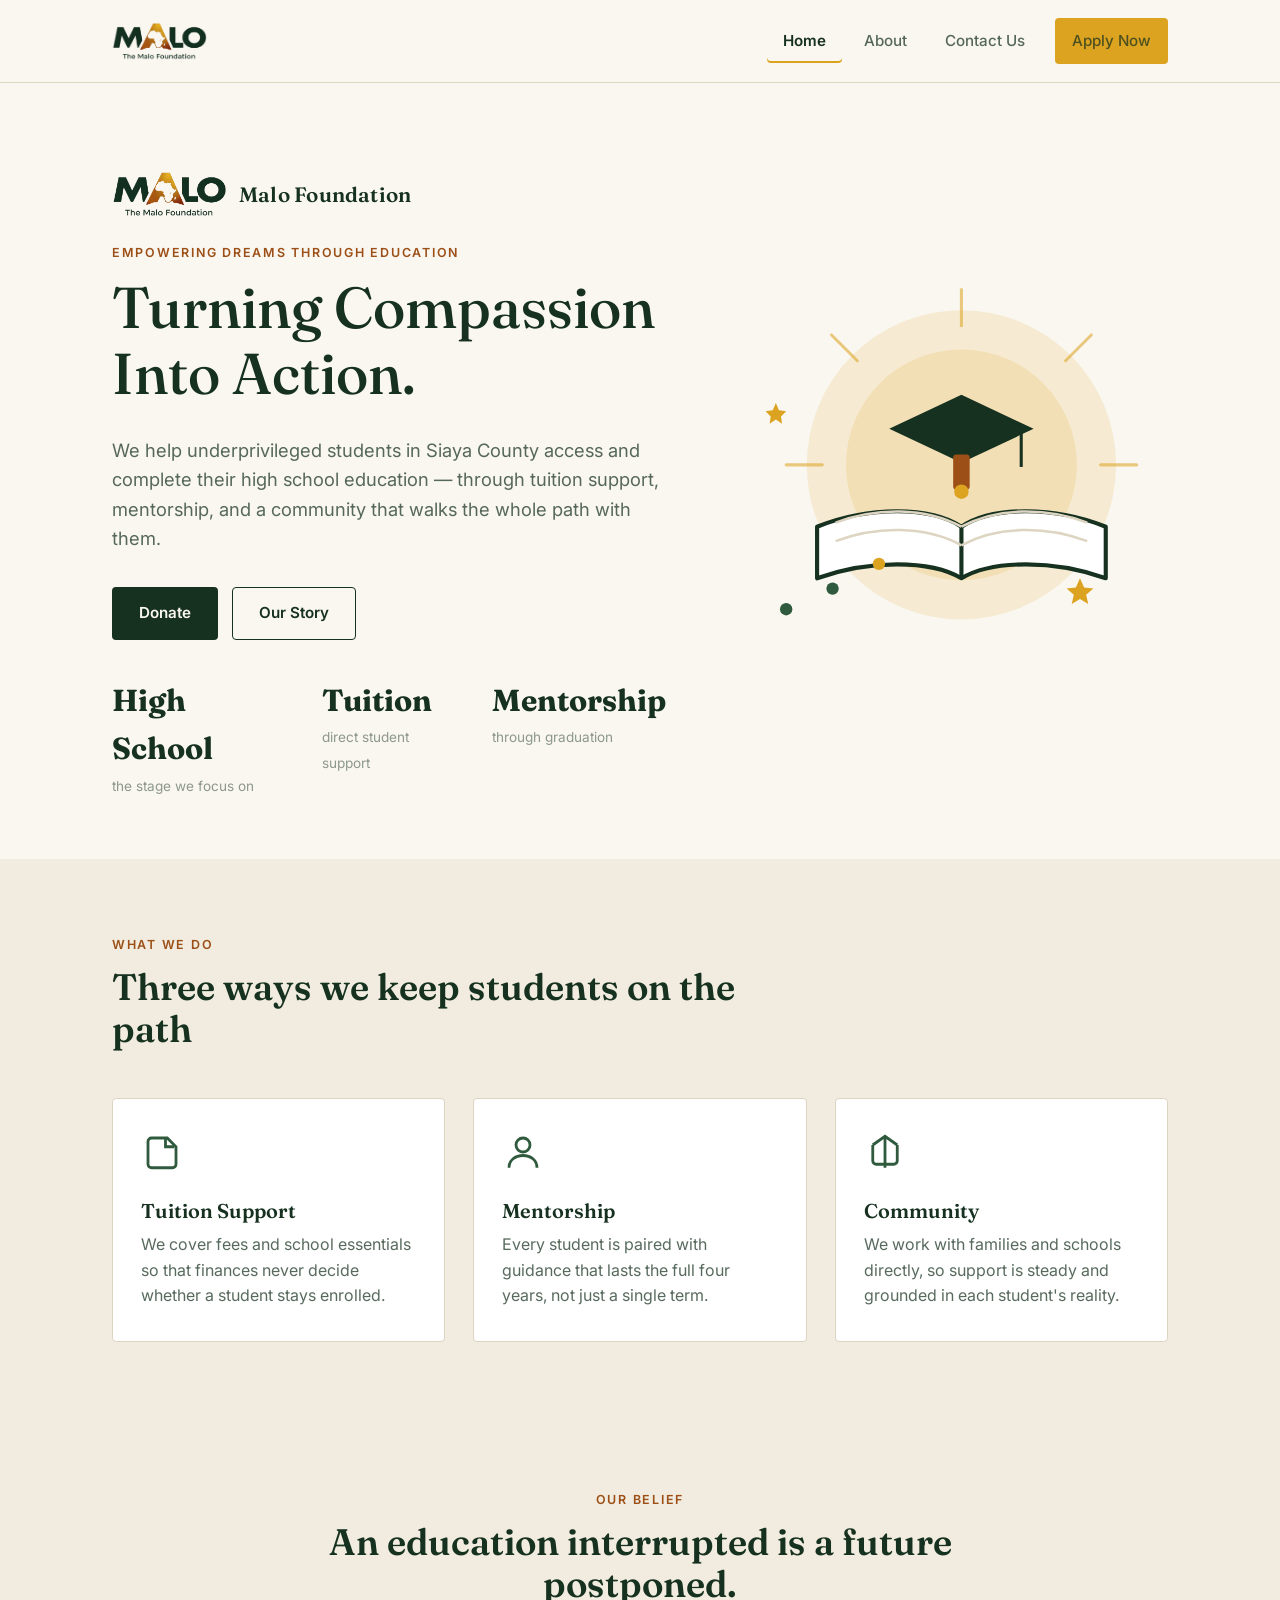
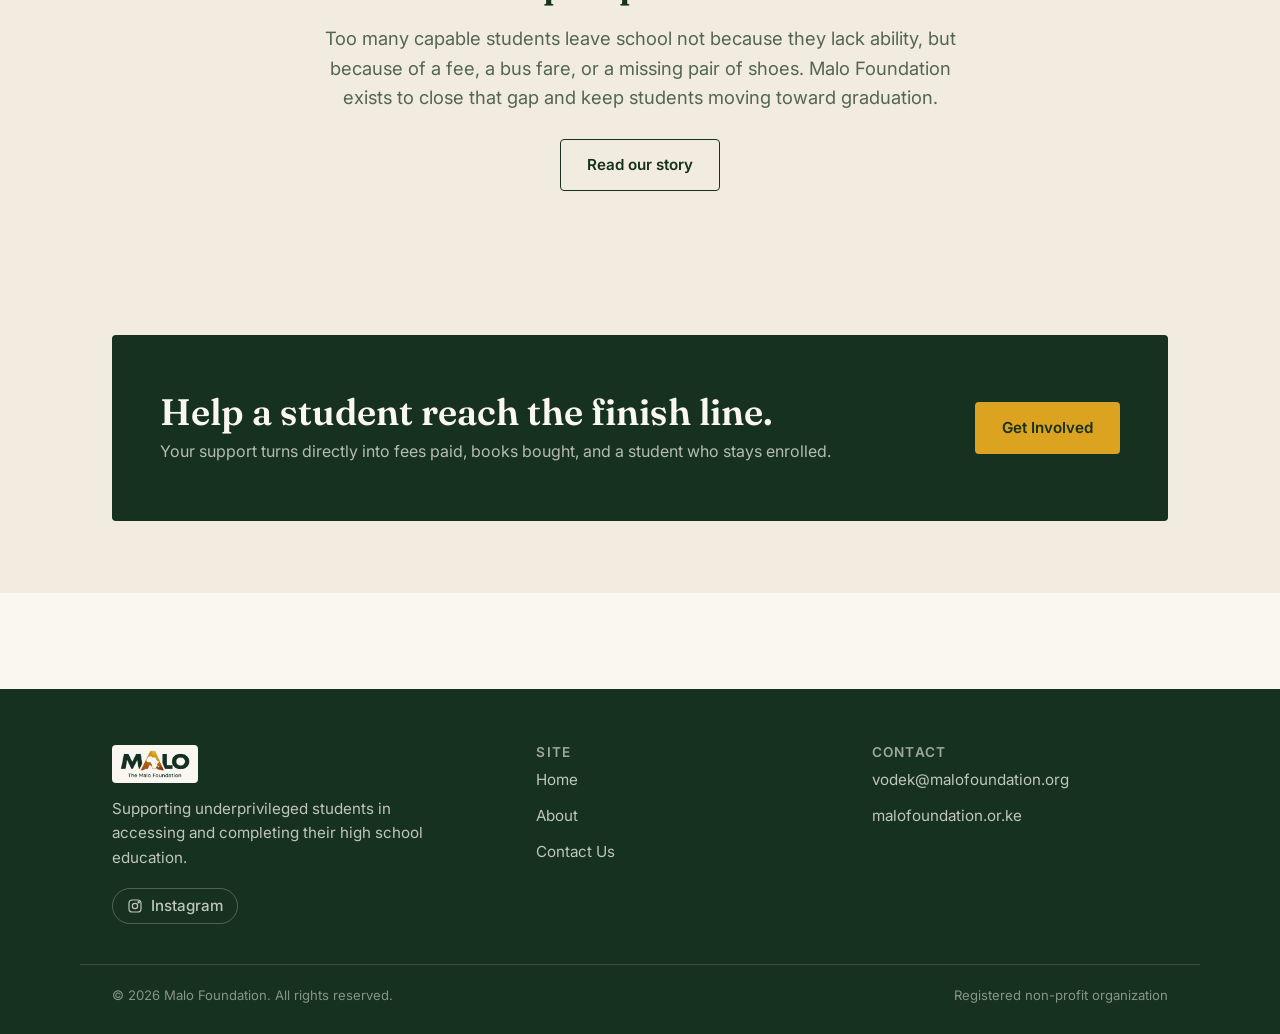
<file: index.html>
<!DOCTYPE html>
<html lang="en">
<head>
<meta charset="UTF-8">
<meta name="viewport" content="width=device-width, initial-scale=1.0">
<title>Malo Foundation — Turning Compassion Into Action</title>
<meta name="description" content="Malo Foundation empowers underprivileged students in Siaya County to access and complete their high school education.">
<link rel="canonical" href="https://malofoundation.or.ke/">
<link rel="preconnect" href="https://fonts.googleapis.com">
<link href="https://fonts.googleapis.com/css2?family=Fraunces:wght@500;600&family=Inter:wght@400;500;600;700&display=swap" rel="stylesheet">
<link rel="icon" type="image/png" sizes="16x16" href="images/favicon-16x16.png">
<link rel="icon" type="image/png" sizes="32x32" href="images/favicon-32x32.png">
<link rel="icon" type="image/png" sizes="48x48" href="images/favicon-48x48.png">
<link rel="apple-touch-icon" sizes="180x180" href="images/apple-touch-icon.png">
<link rel="icon" href="favicon.ico">
<link rel="manifest" href="site.webmanifest">
<link rel="stylesheet" href="styles.css">
</head>
<body>

<header class="site">
  <nav class="nav">
    <a href="index.html" class="brand"><img src="images/logo-full.png" alt="Malo Foundation" class="logo"></a>
    <button class="nav-toggle" aria-label="Toggle menu" aria-expanded="false">
      <span></span><span></span><span></span>
    </button>
    <div class="nav-links">
      <a href="index.html" class="active">Home</a>
      <a href="about.html">About</a>
      <a href="contact.html">Contact Us</a>
      <a href="https://docs.google.com/forms/d/e/1FAIpQLScvFQBksfwYYxupk70utj_v2szdmaSGz6vDlqKPyLweWMRjPA/viewform" target="_blank" rel="noopener" class="btn btn-gold nav-cta">Apply Now</a>
    </div>
  </nav>
</header>

<main>
  <section class="hero">
    <div class="wrap">
      <div class="hero-copy">
        <div class="hero-brand">
          <img src="images/logo-full.png" alt="Malo Foundation logo" class="hero-logo">
          <span class="hero-brand-name">Malo Foundation</span>
        </div>
        <span class="eyebrow">Empowering Dreams Through Education</span>
        <h1>Turning Compassion Into Action.</h1>
        <p class="lede">We help underprivileged students in Siaya County access and complete their high school education — through tuition support, mentorship, and a community that walks the whole path with them.</p>
        <div class="hero-actions">
          <a href="contact.html" class="btn btn-primary">Donate</a>
          <a href="about.html" class="btn btn-ghost">Our Story</a>
        </div>
        <div class="stats">
          <div class="stat"><b>High School</b><span>the stage we focus on</span></div>
          <div class="stat"><b>Tuition</b><span>direct student support</span></div>
          <div class="stat"><b>Mentorship</b><span>through graduation</span></div>
        </div>
      </div>

      <svg class="hero-art" viewBox="0 0 440 420" xmlns="http://www.w3.org/2000/svg" aria-hidden="true">
        <circle cx="240" cy="190" r="150" fill="var(--gold)" opacity="0.14"/>
        <circle cx="240" cy="190" r="112" fill="var(--gold)" opacity="0.16"/>
        <g class="rays" stroke="var(--gold)" stroke-width="3" stroke-linecap="round" opacity="0.55">
          <line x1="240" y1="55" x2="240" y2="20"/>
          <line x1="341" y1="89" x2="366" y2="64"/>
          <line x1="139" y1="89" x2="114" y2="64"/>
          <line x1="375" y1="190" x2="410" y2="190"/>
          <line x1="105" y1="190" x2="70" y2="190"/>
        </g>

        <!-- open book -->
        <path d="M100 250 C 150 230, 210 230, 240 250 C 270 230, 330 230, 380 250 L380 300 C 330 282, 270 282, 240 300 C 210 282, 150 282, 100 300 Z"
              fill="var(--white)" stroke="var(--ink)" stroke-width="4" stroke-linejoin="round"/>
        <path d="M240 250 L240 300" stroke="var(--ink)" stroke-width="4"/>
        <path d="M118 246 C 158 231, 205 231, 240 250" fill="none" stroke="var(--line)" stroke-width="2.5"/>
        <path d="M362 246 C 322 231, 275 231, 240 250" fill="none" stroke="var(--line)" stroke-width="2.5"/>
        <path d="M118 264 C 158 249, 205 249, 240 268" fill="none" stroke="var(--line)" stroke-width="2.5"/>
        <path d="M362 264 C 322 249, 275 249, 240 268" fill="none" stroke="var(--line)" stroke-width="2.5"/>

        <!-- graduation cap -->
        <g transform="translate(240,150)">
          <path d="M-70 5 L0 -28 L70 5 L0 38 Z" fill="var(--ink)"/>
          <path d="M-70 5 L0 38 L70 5" fill="none" stroke="var(--ink)" stroke-width="0"/>
          <rect x="-8" y="30" width="16" height="34" rx="3" fill="var(--gold-dark)"/>
          <circle cx="0" cy="66" r="7" fill="var(--gold)"/>
          <line x1="58" y1="9" x2="58" y2="42" stroke="var(--ink)" stroke-width="3"/>
        </g>

        <!-- rising dots (progress / aspiration) -->
        <circle cx="70" cy="330" r="6" fill="var(--leaf)"/>
        <circle cx="115" cy="310" r="6" fill="var(--leaf)"/>
        <circle cx="160" cy="286" r="6" fill="var(--gold)"/>

        <!-- small stars -->
        <path d="M355 300 l4 9 9 1 -7 6 2 9 -8 -5 -8 5 2 -9 -7 -6 9 -1z" fill="var(--gold)"/>
        <path d="M60 130 l3 7 7 1 -5 5 1 7 -6 -4 -6 4 1 -7 -5 -5 7 -1z" fill="var(--gold)"/>
      </svg>
    </div>
  </section>

  <section class="section-alt">
    <div class="wrap">
      <div class="section-head">
        <span class="eyebrow">What We Do</span>
        <h2>Three ways we keep students on the path</h2>
      </div>
      <div class="grid-3">
        <div class="card">
          <svg class="icon" viewBox="0 0 24 24" fill="none" stroke="currentColor" stroke-width="1.6"><path d="M4 19V6a2 2 0 0 1 2-2h9l5 5v10a2 2 0 0 1-2 2H6a2 2 0 0 1-2-2Z"/><path d="M14 4v5h5"/></svg>
          <h3>Tuition Support</h3>
          <p>We cover fees and school essentials so that finances never decide whether a student stays enrolled.</p>
        </div>
        <div class="card">
          <svg class="icon" viewBox="0 0 24 24" fill="none" stroke="currentColor" stroke-width="1.6"><circle cx="12" cy="8" r="4"/><path d="M4 21c0-4.4 3.6-7 8-7s8 2.6 8 7"/></svg>
          <h3>Mentorship</h3>
          <p>Every student is paired with guidance that lasts the full four years, not just a single term.</p>
        </div>
        <div class="card">
          <svg class="icon" viewBox="0 0 24 24" fill="none" stroke="currentColor" stroke-width="1.6"><path d="M12 3v18M5 8l7-5 7 5M5 8v9a2 2 0 0 0 2 2h10a2 2 0 0 0 2-2V8"/></svg>
          <h3>Community</h3>
          <p>We work with families and schools directly, so support is steady and grounded in each student's reality.</p>
        </div>
      </div>
    </div>
  </section>

  <section class="section-alt">
    <div class="wrap belief-block">
      <span class="eyebrow">Our Belief</span>
      <h2>An education interrupted is a future postponed.</h2>
      <p class="lede">Too many capable students leave school not because they lack ability, but because of a fee, a bus fare, or a missing pair of shoes. Malo Foundation exists to close that gap and keep students moving toward graduation.</p>
      <a href="about.html" class="btn btn-ghost">Read our story</a>
    </div>
  </section>

  <section class="section-alt">
    <div class="wrap">
      <div class="cta-band">
        <div>
          <h2>Help a student reach the finish line.</h2>
          <p>Your support turns directly into fees paid, books bought, and a student who stays enrolled.</p>
        </div>
        <a href="contact.html" class="btn btn-gold">Get Involved</a>
      </div>
    </div>
  </section>
</main>

<footer class="site">
  <div class="wrap">
    <div>
      <a href="index.html" class="brand on-dark"><img src="images/logo-full.png" alt="Malo Foundation" class="logo"></a>
      <p style="margin-top:14px; max-width:32ch;">Supporting underprivileged students in accessing and completing their high school education.</p>
      <div class="footer-social">
        <a href="https://www.instagram.com/themalofoundation/" target="_blank" rel="noopener" aria-label="Malo Foundation on Instagram" class="social-link">
          <svg width="16" height="16" viewBox="0 0 24 24" fill="none" stroke="currentColor" stroke-width="1.8"><rect x="3" y="3" width="18" height="18" rx="5"/><circle cx="12" cy="12" r="4"/><circle cx="17.5" cy="6.5" r="1"/></svg>
          <span>Instagram</span>
        </a>
      </div>
    </div>
    <div>
      <h4>Site</h4>
      <ul>
        <li><a href="index.html">Home</a></li>
        <li><a href="about.html">About</a></li>
        <li><a href="contact.html">Contact Us</a></li>
      </ul>
    </div>
    <div>
      <h4>Contact</h4>
      <ul>
        <li><a href="mailto:vodek@malofoundation.org">vodek@malofoundation.org</a></li>
        <li><a href="https://malofoundation.or.ke" target="_blank" rel="noopener">malofoundation.or.ke</a></li>
      </ul>
    </div>
  </div>
  <div class="footer-bottom">
    <span>© 2026 Malo Foundation. All rights reserved.</span>
    <span>Registered non-profit organization</span>
  </div>
</footer>

<script src="script.js"></script>
</body>
</html>
</file>
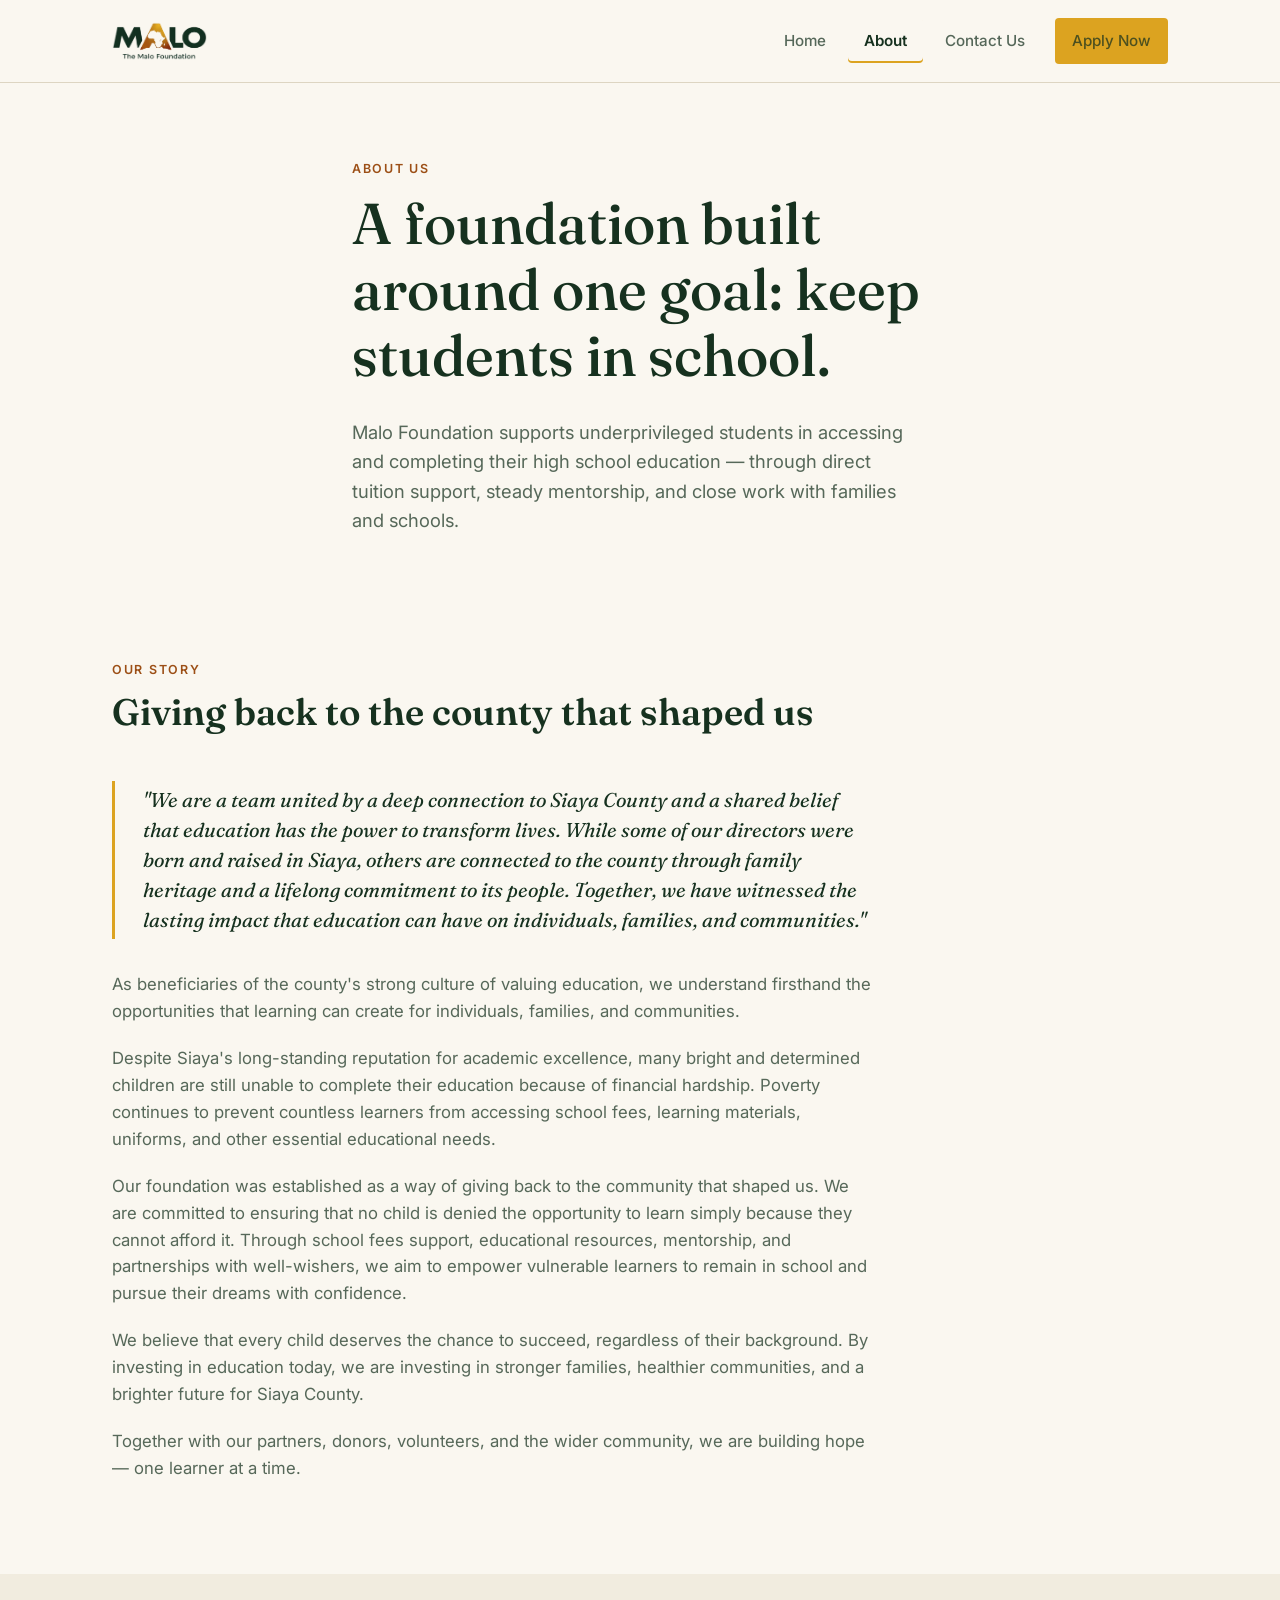
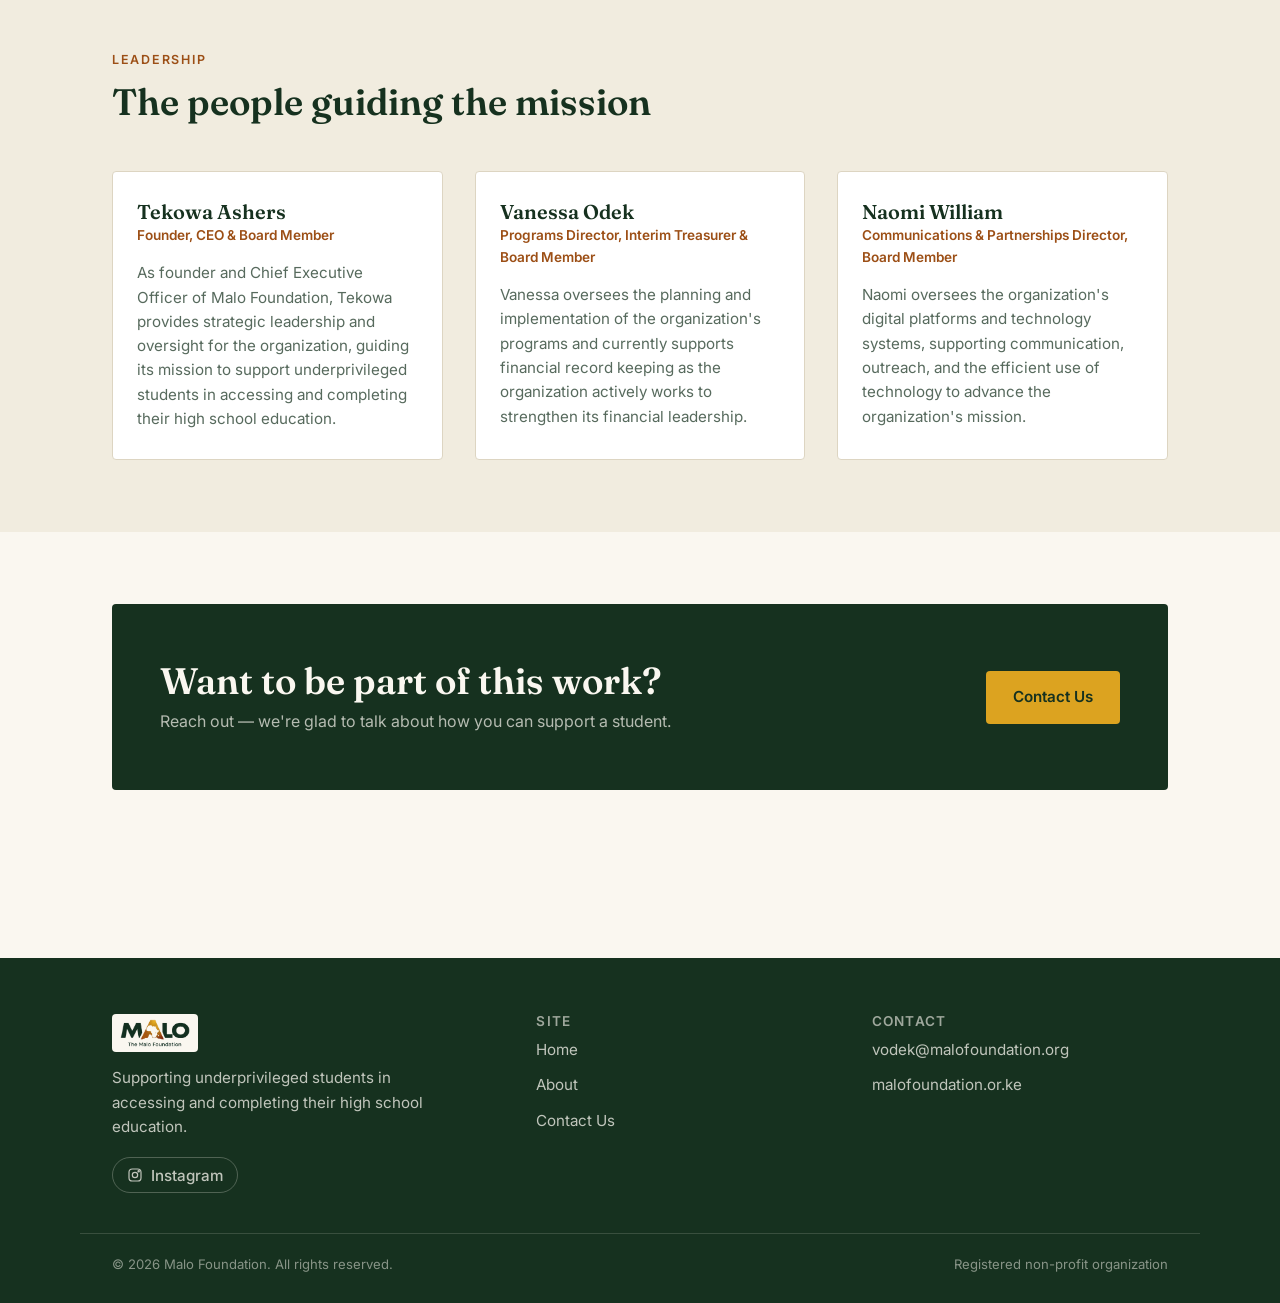
<file: about.html>
<!DOCTYPE html>
<html lang="en">
<head>
<meta charset="UTF-8">
<meta name="viewport" content="width=device-width, initial-scale=1.0">
<title>About Us — Malo Foundation</title>
<meta name="description" content="Learn about Malo Foundation's mission, story, and leadership team.">
<link rel="canonical" href="https://malofoundation.or.ke/about.html">
<link rel="preconnect" href="https://fonts.googleapis.com">
<link href="https://fonts.googleapis.com/css2?family=Fraunces:wght@500;600&family=Inter:wght@400;500;600;700&display=swap" rel="stylesheet">
<link rel="icon" type="image/png" sizes="16x16" href="images/favicon-16x16.png">
<link rel="icon" type="image/png" sizes="32x32" href="images/favicon-32x32.png">
<link rel="icon" type="image/png" sizes="48x48" href="images/favicon-48x48.png">
<link rel="apple-touch-icon" sizes="180x180" href="images/apple-touch-icon.png">
<link rel="icon" href="favicon.ico">
<link rel="manifest" href="site.webmanifest">
<link rel="stylesheet" href="styles.css">
</head>
<body>

<header class="site">
  <nav class="nav">
    <a href="index.html" class="brand"><img src="images/logo-full.png" alt="Malo Foundation" class="logo"></a>
    <button class="nav-toggle" aria-label="Toggle menu" aria-expanded="false">
      <span></span><span></span><span></span>
    </button>
    <div class="nav-links">
      <a href="index.html">Home</a>
      <a href="about.html" class="active">About</a>
      <a href="contact.html">Contact Us</a>
      <a href="https://docs.google.com/forms/d/e/1FAIpQLScvFQBksfwYYxupk70utj_v2szdmaSGz6vDlqKPyLweWMRjPA/viewform" target="_blank" rel="noopener" class="btn btn-gold nav-cta">Apply Now</a>
    </div>
  </nav>
</header>

<main>
  <section style="padding-bottom:0;">
    <div class="wrap section-head">
      <span class="eyebrow">About Us</span>
      <h1>A foundation built around one goal: keep students in school.</h1>
      <p class="lede">Malo Foundation supports underprivileged students in accessing and completing their high school education — through direct tuition support, steady mentorship, and close work with families and schools.</p>
    </div>
  </section>

  <section>
    <div class="wrap">
      <div class="section-head" style="max-width:800px;">
        <span class="eyebrow">Our Story</span>
        <h2>Giving back to the county that shaped us</h2>
      </div>
      <div class="story-text">
        <blockquote class="story-quote">"We are a team united by a deep connection to Siaya County and a shared belief that education has the power to transform lives. While some of our directors were born and raised in Siaya, others are connected to the county through family heritage and a lifelong commitment to its people. Together, we have witnessed the lasting impact that education can have on individuals, families, and communities."</blockquote>
        <p>As beneficiaries of the county's strong culture of valuing education, we understand firsthand the opportunities that learning can create for individuals, families, and communities.</p>
        <p>Despite Siaya's long-standing reputation for academic excellence, many bright and determined children are still unable to complete their education because of financial hardship. Poverty continues to prevent countless learners from accessing school fees, learning materials, uniforms, and other essential educational needs.</p>
        <p>Our foundation was established as a way of giving back to the community that shaped us. We are committed to ensuring that no child is denied the opportunity to learn simply because they cannot afford it. Through school fees support, educational resources, mentorship, and partnerships with well-wishers, we aim to empower vulnerable learners to remain in school and pursue their dreams with confidence.</p>
        <p>We believe that every child deserves the chance to succeed, regardless of their background. By investing in education today, we are investing in stronger families, healthier communities, and a brighter future for Siaya County.</p>
        <p>Together with our partners, donors, volunteers, and the wider community, we are building hope — one learner at a time.</p>
      </div>
    </div>
  </section>

  <section class="section-alt">
    <div class="wrap">
      <div class="section-head">
        <span class="eyebrow">Leadership</span>
        <h2>The people guiding the mission</h2>
      </div>

      <div class="leaders">
        <article class="leader">
          <div class="body">
            <h3>Tekowa Ashers</h3>
            <span class="role">Founder, CEO &amp; Board Member</span>
            <p>As founder and Chief Executive Officer of Malo Foundation, Tekowa provides strategic leadership and oversight for the organization, guiding its mission to support underprivileged students in accessing and completing their high school education.</p>
          </div>
        </article>

        <article class="leader">
          <div class="body">
            <h3>Vanessa Odek</h3>
            <span class="role">Programs Director, Interim Treasurer &amp; Board Member</span>
            <p>Vanessa oversees the planning and implementation of the organization's programs and currently supports financial record keeping as the organization actively works to strengthen its financial leadership.</p>
          </div>
        </article>

        <article class="leader">
          <div class="body">
            <h3>Naomi William</h3>
            <span class="role">Communications &amp; Partnerships Director, Board Member</span>
            <p>Naomi oversees the organization's digital platforms and technology systems, supporting communication, outreach, and the efficient use of technology to advance the organization's mission.</p>
          </div>
        </article>
      </div>
    </div>
  </section>

  <section>
    <div class="wrap">
      <div class="cta-band">
        <div>
          <h2>Want to be part of this work?</h2>
          <p>Reach out — we're glad to talk about how you can support a student.</p>
        </div>
        <a href="contact.html" class="btn btn-gold">Contact Us</a>
      </div>
    </div>
  </section>
</main>

<footer class="site">
  <div class="wrap">
    <div>
      <a href="index.html" class="brand on-dark"><img src="images/logo-full.png" alt="Malo Foundation" class="logo"></a>
      <p style="margin-top:14px; max-width:32ch;">Supporting underprivileged students in accessing and completing their high school education.</p>
      <div class="footer-social">
        <a href="https://www.instagram.com/themalofoundation/" target="_blank" rel="noopener" aria-label="Malo Foundation on Instagram" class="social-link">
          <svg width="16" height="16" viewBox="0 0 24 24" fill="none" stroke="currentColor" stroke-width="1.8"><rect x="3" y="3" width="18" height="18" rx="5"/><circle cx="12" cy="12" r="4"/><circle cx="17.5" cy="6.5" r="1"/></svg>
          <span>Instagram</span>
        </a>
      </div>
    </div>
    <div>
      <h4>Site</h4>
      <ul>
        <li><a href="index.html">Home</a></li>
        <li><a href="about.html">About</a></li>
        <li><a href="contact.html">Contact Us</a></li>
      </ul>
    </div>
    <div>
      <h4>Contact</h4>
      <ul>
        <li><a href="mailto:vodek@malofoundation.org">vodek@malofoundation.org</a></li>
        <li><a href="https://malofoundation.or.ke" target="_blank" rel="noopener">malofoundation.or.ke</a></li>
      </ul>
    </div>
  </div>
  <div class="footer-bottom">
    <span>© 2026 Malo Foundation. All rights reserved.</span>
    <span>Registered non-profit organization</span>
  </div>
</footer>

<script src="script.js"></script>
</body>
</html>
</file>
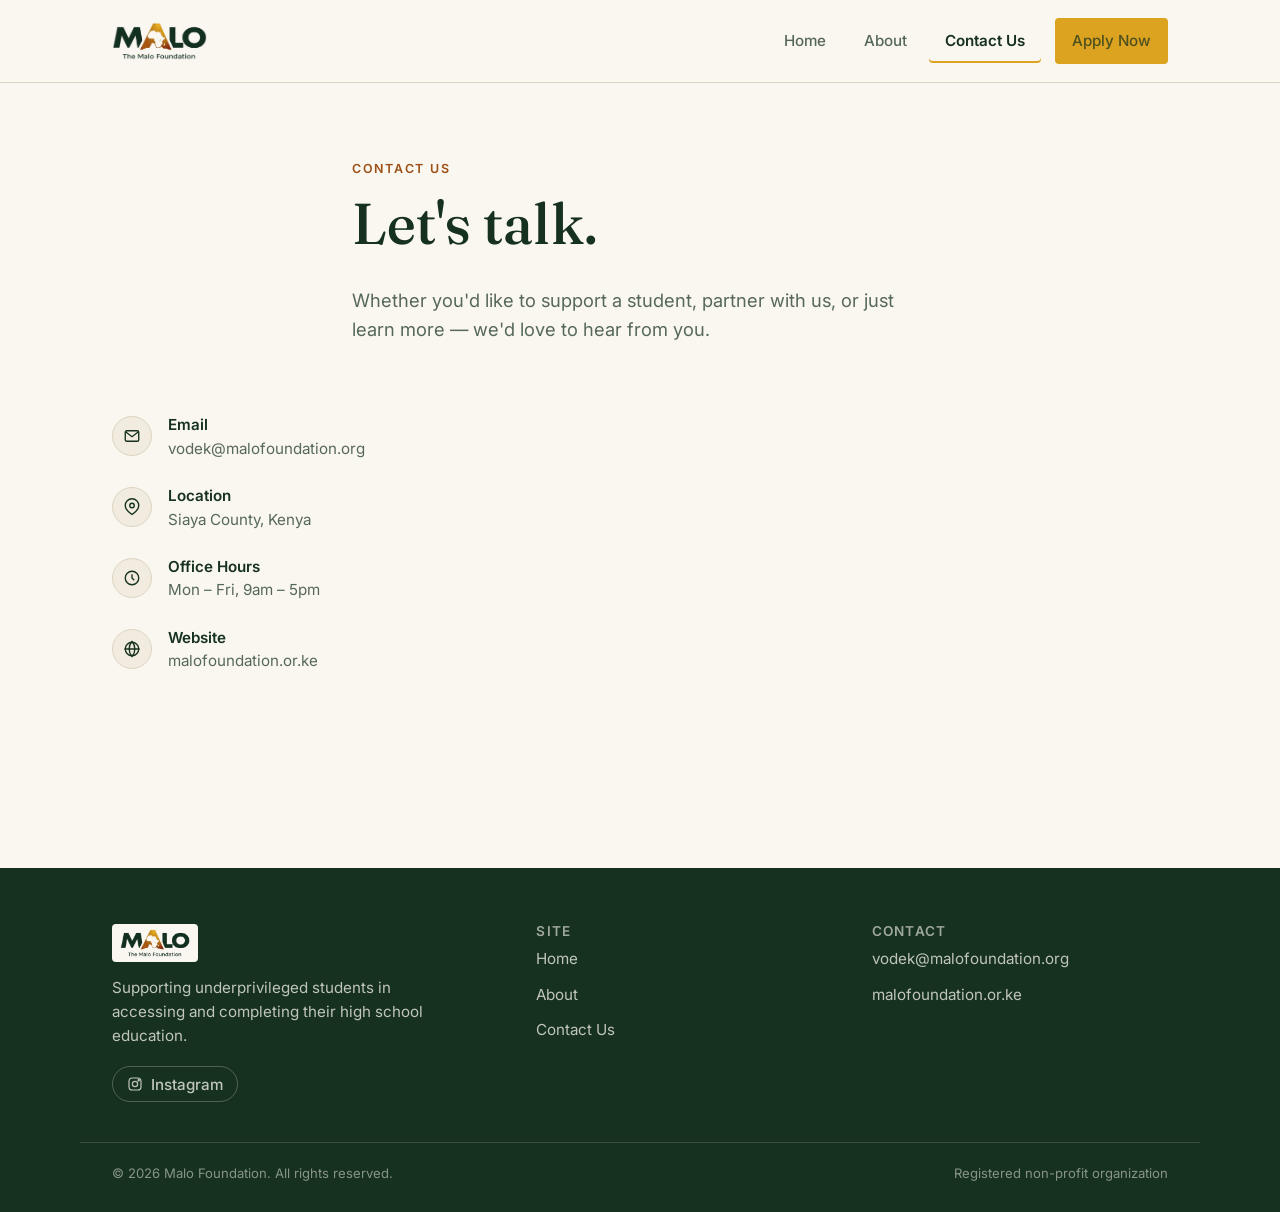
<file: contact.html>
<!DOCTYPE html>
<html lang="en">
<head>
<meta charset="UTF-8">
<meta name="viewport" content="width=device-width, initial-scale=1.0">
<title>Contact Us — Malo Foundation</title>
<meta name="description" content="Get in touch with Malo Foundation.">
<link rel="canonical" href="https://malofoundation.or.ke/contact.html">
<link rel="preconnect" href="https://fonts.googleapis.com">
<link href="https://fonts.googleapis.com/css2?family=Fraunces:wght@500;600&family=Inter:wght@400;500;600;700&display=swap" rel="stylesheet">
<link rel="icon" type="image/png" sizes="16x16" href="images/favicon-16x16.png">
<link rel="icon" type="image/png" sizes="32x32" href="images/favicon-32x32.png">
<link rel="icon" type="image/png" sizes="48x48" href="images/favicon-48x48.png">
<link rel="apple-touch-icon" sizes="180x180" href="images/apple-touch-icon.png">
<link rel="icon" href="favicon.ico">
<link rel="manifest" href="site.webmanifest">
<link rel="stylesheet" href="styles.css">
</head>
<body>

<header class="site">
  <nav class="nav">
    <a href="index.html" class="brand"><img src="images/logo-full.png" alt="Malo Foundation" class="logo"></a>
    <button class="nav-toggle" aria-label="Toggle menu" aria-expanded="false">
      <span></span><span></span><span></span>
    </button>
    <div class="nav-links">
      <a href="index.html">Home</a>
      <a href="about.html">About</a>
      <a href="contact.html" class="active">Contact Us</a>
      <a href="https://docs.google.com/forms/d/e/1FAIpQLScvFQBksfwYYxupk70utj_v2szdmaSGz6vDlqKPyLweWMRjPA/viewform" target="_blank" rel="noopener" class="btn btn-gold nav-cta">Apply Now</a>
    </div>
  </nav>
</header>

<main>
  <section style="padding-bottom:0;">
    <div class="wrap section-head">
      <span class="eyebrow">Contact Us</span>
      <h1>Let's talk.</h1>
      <p class="lede">Whether you'd like to support a student, partner with us, or just learn more — we'd love to hear from you.</p>
    </div>
  </section>

  <section style="padding-top:24px;">
    <div class="wrap">
      <div class="contact-info contact-info-solo">
        <div class="item">
          <div class="ico">
            <svg width="18" height="18" viewBox="0 0 24 24" fill="none" stroke="currentColor" stroke-width="1.8"><path d="M4 4h16v16H4z" opacity="0"/><path d="M3 6l9 7 9-7"/><rect x="3" y="5" width="18" height="14" rx="2"/></svg>
          </div>
          <div>
            <h4>Email</h4>
            <p><a href="mailto:vodek@malofoundation.org">vodek@malofoundation.org</a></p>
          </div>
        </div>
        <div class="item">
          <div class="ico">
            <svg width="18" height="18" viewBox="0 0 24 24" fill="none" stroke="currentColor" stroke-width="1.8"><path d="M21 10c0 6-9 12-9 12s-9-6-9-12a9 9 0 0 1 18 0Z"/><circle cx="12" cy="10" r="3"/></svg>
          </div>
          <div>
            <h4>Location</h4>
            <p>Siaya County, Kenya</p>
          </div>
        </div>
        <div class="item">
          <div class="ico">
            <svg width="18" height="18" viewBox="0 0 24 24" fill="none" stroke="currentColor" stroke-width="1.8"><circle cx="12" cy="12" r="9"/><path d="M12 7v5l3 3"/></svg>
          </div>
          <div>
            <h4>Office Hours</h4>
            <p>Mon – Fri, 9am – 5pm</p>
          </div>
        </div>

        <div class="item">
          <div class="ico">
            <svg width="18" height="18" viewBox="0 0 24 24" fill="none" stroke="currentColor" stroke-width="1.8"><circle cx="12" cy="12" r="9"/><path d="M2 12h20M12 2a15 15 0 0 1 0 20a15 15 0 0 1 0-20Z"/></svg>
          </div>
          <div>
            <h4>Website</h4>
            <p><a href="https://malofoundation.or.ke" target="_blank" rel="noopener">malofoundation.or.ke</a></p>
          </div>
        </div>
      </div>
    </div>
  </section>
</main>

<footer class="site">
  <div class="wrap">
    <div>
      <a href="index.html" class="brand on-dark"><img src="images/logo-full.png" alt="Malo Foundation" class="logo"></a>
      <p style="margin-top:14px; max-width:32ch;">Supporting underprivileged students in accessing and completing their high school education.</p>
      <div class="footer-social">
        <a href="https://www.instagram.com/themalofoundation/" target="_blank" rel="noopener" aria-label="Malo Foundation on Instagram" class="social-link">
          <svg width="16" height="16" viewBox="0 0 24 24" fill="none" stroke="currentColor" stroke-width="1.8"><rect x="3" y="3" width="18" height="18" rx="5"/><circle cx="12" cy="12" r="4"/><circle cx="17.5" cy="6.5" r="1"/></svg>
          <span>Instagram</span>
        </a>
      </div>
    </div>
    <div>
      <h4>Site</h4>
      <ul>
        <li><a href="index.html">Home</a></li>
        <li><a href="about.html">About</a></li>
        <li><a href="contact.html">Contact Us</a></li>
      </ul>
    </div>
    <div>
      <h4>Contact</h4>
      <ul>
        <li><a href="mailto:vodek@malofoundation.org">vodek@malofoundation.org</a></li>
        <li><a href="https://malofoundation.or.ke" target="_blank" rel="noopener">malofoundation.or.ke</a></li>
      </ul>
    </div>
  </div>
  <div class="footer-bottom">
    <span>© 2026 Malo Foundation. All rights reserved.</span>
    <span>Registered non-profit organization</span>
  </div>
</footer>

<script src="script.js"></script>
</body>
</html>
</file>
<file: styles.css>
/* ============================================================
   MALO FOUNDATION — design tokens
   Palette: deep indigo ink, warm paper, muted gold, quiet leaf-green
   Type: Fraunces (display serif) + Inter (body/utility sans)
   Signature: the "pathway" line — a single unbroken, gently
   climbing line that threads through the hero and the section
   dividers, standing in for a student's path through school.
   ============================================================ */

:root {
  --ink: #16311f;
  --ink-70: rgba(22, 49, 31, 0.72);
  --ink-45: rgba(22, 49, 31, 0.48);
  --paper: #faf7f0;
  --paper-dim: #f1ecdf;
  --gold: #dca320;
  --gold-dark: #9c4f16;
  --leaf: #2f5a3d;
  --line: #ddd5c2;
  --white: #ffffff;

  --serif: "Fraunces", "Iowan Old Style", Georgia, serif;
  --sans: "Inter", -apple-system, BlinkMacSystemFont, "Segoe UI", sans-serif;

  --radius: 4px;
  --max: 1120px;
}

* { box-sizing: border-box; }

html { scroll-behavior: smooth; }

body {
  margin: 0;
  background: var(--paper);
  color: var(--ink);
  font-family: var(--sans);
  font-size: 16px;
  line-height: 1.6;
  -webkit-font-smoothing: antialiased;
  overflow-x: hidden;
}

img { max-width: 100%; display: block; }

a { color: inherit; text-decoration: none; }

.wrap {
  max-width: var(--max);
  margin: 0 auto;
  padding: 0 32px;
}

.wrap.split, .wrap.split > *,
.gallery-grid, .gallery-grid > *,
.grid-3 > *, .leaders > * { min-width: 0; }

h1, h2, h3, h4 {
  font-family: var(--serif);
  font-weight: 600;
  line-height: 1.15;
  margin: 0 0 0.5em;
  color: var(--ink);
}

h1 { font-size: clamp(2.4rem, 4.6vw, 3.6rem); font-weight: 500; }
h2 { font-size: clamp(1.7rem, 3vw, 2.3rem); }
h3 { font-size: 1.25rem; }

p { margin: 0 0 1em; }

.eyebrow {
  font-family: var(--sans);
  font-size: 0.78rem;
  letter-spacing: 0.14em;
  text-transform: uppercase;
  color: var(--gold-dark);
  font-weight: 600;
  margin-bottom: 0.9em;
  display: inline-block;
}

.lede {
  font-size: 1.15rem;
  color: var(--ink-70);
  max-width: 56ch;
}

/* ---------- buttons ---------- */
.btn {
  display: inline-flex;
  align-items: center;
  gap: 8px;
  padding: 13px 26px;
  border-radius: var(--radius);
  font-weight: 600;
  font-size: 0.95rem;
  border: 1px solid transparent;
  cursor: pointer;
  transition: transform 0.15s ease, background 0.2s ease, color 0.2s ease, border-color 0.2s ease;
}
.btn:hover { transform: translateY(-1px); }
.btn:focus-visible { outline: 3px solid var(--gold); outline-offset: 2px; }

.btn-primary { background: var(--ink); color: var(--paper); }
.btn-primary:hover { background: var(--gold-dark); }

.btn-ghost { background: transparent; color: var(--ink); border-color: var(--ink); }
.btn-ghost:hover { background: var(--ink); color: var(--paper); }

.btn-gold { background: var(--gold); color: var(--ink); }
.btn-gold:hover { background: var(--gold-dark); color: var(--paper); }

/* ---------- header / nav ---------- */
header.site {
  position: sticky;
  top: 0;
  z-index: 50;
  background: rgba(250, 247, 240, 0.92);
  backdrop-filter: blur(6px);
  border-bottom: 1px solid var(--line);
}

.nav {
  display: flex;
  align-items: center;
  justify-content: space-between;
  padding: 18px 32px;
  max-width: var(--max);
  margin: 0 auto;
}

.brand {
  display: flex;
  align-items: center;
  gap: 10px;
  font-family: var(--serif);
  font-size: 1.3rem;
  font-weight: 600;
  color: var(--ink);
}
.brand img.logo {
  height: 38px;
  width: auto;
  flex-shrink: 0;
}
.brand.on-dark img.logo {
  background: var(--paper);
  padding: 5px 8px;
  border-radius: var(--radius);
}

.nav-links { display: flex; align-items: center; gap: 6px; }
.nav-links a {
  padding: 10px 16px;
  font-size: 0.95rem;
  font-weight: 500;
  color: var(--ink-70);
  border-radius: var(--radius);
}
.nav-links a:hover { color: var(--ink); background: var(--paper-dim); }
.nav-links a.active { color: var(--ink); font-weight: 600; }
.nav-links a.active { box-shadow: inset 0 -2px 0 var(--gold); }

.nav-cta { margin-left: 8px; }

.nav-toggle {
  display: none;
  background: none;
  border: none;
  cursor: pointer;
  padding: 8px;
}
.nav-toggle span {
  display: block;
  width: 24px; height: 2px;
  background: var(--ink);
  margin: 5px 0;
}

/* ---------- footer ---------- */
footer.site {
  background: var(--ink);
  color: var(--paper);
  padding: 56px 0 28px;
  margin-top: 96px;
}
footer.site .wrap {
  display: grid;
  grid-template-columns: 1.3fr 1fr 1fr;
  gap: 40px;
}
footer.site h4 { color: var(--paper); font-family: var(--sans); font-size: 0.85rem; letter-spacing: 0.08em; text-transform: uppercase; color: rgba(250,247,240,0.6); }
footer.site .brand { color: var(--paper); }
footer.site p, footer.site a { color: rgba(250, 247, 240, 0.75); font-size: 0.95rem; }
footer.site a:hover { color: var(--gold); }
footer.site ul { list-style: none; padding: 0; margin: 0; display: flex; flex-direction: column; gap: 10px; }
.footer-social {
  display: flex;
  gap: 10px;
  margin-top: 18px;
}
.footer-social a {
  height: 36px;
  padding: 0 14px;
  border-radius: 18px;
  border: 1px solid rgba(250,247,240,0.25);
  display: flex; align-items: center; gap: 8px;
  color: rgba(250,247,240,0.85);
  font-size: 0.85rem;
  font-weight: 500;
  transition: background 0.2s ease, border-color 0.2s ease, color 0.2s ease;
}
.footer-social a:hover { background: var(--gold); border-color: var(--gold); color: var(--ink); }
.footer-social a span { line-height: 1; }

.footer-bottom {
  max-width: var(--max);
  margin: 40px auto 0;
  padding: 20px 32px 0;
  border-top: 1px solid rgba(250,247,240,0.15);
  font-size: 0.82rem;
  color: rgba(250,247,240,0.5);
  display: flex;
  justify-content: space-between;
  flex-wrap: wrap;
  gap: 8px;
}

/* ---------- hero / pathway signature ---------- */
.hero {
  position: relative;
  padding: 88px 0 60px;
  overflow: hidden;
}
.hero .wrap {
  display: grid;
  grid-template-columns: 1.1fr 0.9fr;
  gap: 48px;
  align-items: center;
}
.hero .wrap > * { min-width: 0; }
.hero-brand {
  display: flex;
  align-items: center;
  gap: 12px;
  margin-bottom: 22px;
}
.hero-logo { height: 46px; width: auto; }
.hero-brand-name {
  font-family: var(--serif);
  font-size: 1.3rem;
  font-weight: 600;
  color: var(--ink);
  letter-spacing: 0.01em;
}

.hero-copy .stats {
  display: flex;
  gap: 36px;
  margin-top: 36px;
}
.hero-copy .stat b {
  display: block;
  font-family: var(--serif);
  font-size: 1.9rem;
  color: var(--ink);
}
.hero-copy .stat span {
  font-size: 0.85rem;
  color: var(--ink-45);
}
.hero-actions { display: flex; gap: 14px; margin-top: 34px; flex-wrap: wrap; }

.hero-art { width: 100%; height: auto; }
.hero-art .rays line {
  animation: pulse 2.6s ease-in-out infinite;
}
.hero-art .rays line:nth-child(2) { animation-delay: 0.2s; }
.hero-art .rays line:nth-child(3) { animation-delay: 0.4s; }
.hero-art .rays line:nth-child(4) { animation-delay: 0.6s; }
.hero-art .rays line:nth-child(5) { animation-delay: 0.8s; }
@keyframes pulse { 0%, 100% { opacity: 0.3; } 50% { opacity: 0.75; } }
@media (prefers-reduced-motion: reduce) {
  .hero-art .rays line { animation: none; opacity: 0.5; }
}

/* ---------- generic section ---------- */
section { padding: 72px 0; }
.section-head { max-width: 640px; margin-bottom: 48px; }
.section-alt { background: var(--paper-dim); }

.divider-path {
  width: 100%;
  height: 28px;
  margin: 8px 0 8px;
}
.divider-path .d-track { stroke: var(--line); stroke-width: 2; fill: none; }
.divider-path .d-dot { fill: var(--gold); }

/* ---------- cards: programs / values ---------- */
.grid-3 {
  display: grid;
  grid-template-columns: repeat(3, 1fr);
  gap: 28px;
}
.card {
  background: var(--white);
  border: 1px solid var(--line);
  border-radius: var(--radius);
  padding: 32px 28px;
}
.card .icon {
  width: 42px; height: 42px;
  margin-bottom: 18px;
  color: var(--leaf);
}
.card p:last-child { margin-bottom: 0; color: var(--ink-70); }

/* ---------- mission / split ---------- */
.split {
  display: grid;
  grid-template-columns: 1fr 1fr;
  gap: 64px;
  align-items: center;
}
.split img, .split .imgbox {
  border-radius: var(--radius);
  aspect-ratio: 4/3;
  object-fit: cover;
  background: var(--paper-dim);
  border: 1px solid var(--line);
}

.belief-block {
  max-width: 720px;
  text-align: center;
}
.belief-block .lede { margin-left: auto; margin-right: auto; }
.belief-block .btn { margin-top: 8px; }

/* ---------- pictorial gallery (Home) ---------- */
.gallery-grid {
  display: grid;
  grid-template-columns: 1.4fr 1fr 1fr;
  grid-template-rows: 1fr 1fr;
  gap: 18px;
  height: 420px;
}
.gallery-item {
  background: var(--paper-dim);
  border: 1px solid var(--line);
  border-radius: var(--radius);
  display: flex;
  align-items: center;
  justify-content: center;
  overflow: hidden;
}
.gallery-item img { width: 100%; height: 100%; object-fit: cover; }
.gallery-item.large { grid-row: span 2; }
.gallery-label {
  font-size: 0.85rem;
  color: var(--ink-45);
  letter-spacing: 0.05em;
}
.imgbox { display: flex; align-items: center; justify-content: center; }

/* ---------- CTA band ---------- */
.cta-band {
  background: var(--ink);
  color: var(--paper);
  border-radius: var(--radius);
  padding: 56px 48px;
  display: flex;
  justify-content: space-between;
  align-items: center;
  gap: 32px;
  flex-wrap: wrap;
}
.cta-band h2 { color: var(--paper); margin-bottom: 6px; }
.cta-band p { color: rgba(250,247,240,0.7); margin: 0; }

/* ---------- leadership (About) ---------- */
.leaders {
  display: grid;
  grid-template-columns: repeat(3, 1fr);
  gap: 32px;
}
.leader {
  background: var(--white);
  border: 1px solid var(--line);
  border-radius: var(--radius);
  overflow: hidden;
  display: flex;
  flex-direction: column;
}
.leader .photo {
  aspect-ratio: 1/1;
  background: var(--paper-dim);
  display: flex;
  align-items: center;
  justify-content: center;
  color: var(--ink-45);
  font-size: 0.85rem;
  border-bottom: 1px solid var(--line);
  overflow: hidden;
}
.leader .photo img { width: 100%; height: 100%; object-fit: cover; }
.leader .body { padding: 28px 24px 28px; }
.leader h3 { margin-bottom: 2px; }
.leader .role {
  display: block;
  font-size: 0.85rem;
  font-weight: 600;
  color: var(--gold-dark);
  margin-bottom: 14px;
}
.leader p { color: var(--ink-70); font-size: 0.95rem; margin: 0; }

/* ---------- story text (About) ---------- */
.story-text {
  max-width: 760px;
  columns: 1;
}
.story-text p {
  color: var(--ink-70);
  font-size: 1.05rem;
  margin-bottom: 1.2em;
}
.story-quote {
  margin: 0 0 1.6em;
  padding: 4px 0 4px 28px;
  border-left: 3px solid var(--gold);
  font-family: var(--serif);
  font-size: 1.25rem;
  font-style: italic;
  line-height: 1.5;
  color: var(--ink);
}

/* ---------- timeline (About) ---------- */
.timeline {
  border-left: 2px solid var(--line);
  padding-left: 28px;
  display: flex;
  flex-direction: column;
  gap: 28px;
}
.timeline .row { position: relative; }
.timeline .row::before {
  content: "";
  position: absolute;
  left: -33px; top: 4px;
  width: 10px; height: 10px;
  border-radius: 50%;
  background: var(--gold);
  border: 2px solid var(--paper);
  box-shadow: 0 0 0 2px var(--gold);
}
.timeline .row b { display: block; font-family: var(--serif); font-size: 1.05rem; margin-bottom: 2px; }
.timeline .row span { color: var(--ink-70); }

/* ---------- contact page ---------- */
.contact-grid {
  display: grid;
  grid-template-columns: 0.9fr 1.1fr;
  gap: 56px;
  align-items: start;
}
.contact-info-solo {
  max-width: 480px;
}
.contact-info .item { display: flex; gap: 16px; margin-bottom: 26px; }
.contact-info .item .ico {
  width: 40px; height: 40px;
  border-radius: 50%;
  background: var(--paper-dim);
  border: 1px solid var(--line);
  display: flex; align-items: center; justify-content: center;
  flex-shrink: 0;
  color: var(--ink);
}
.contact-info .item h4 { margin: 0 0 3px; font-family: var(--sans); font-size: 0.95rem; }
.contact-info .item p { margin: 0; color: var(--ink-70); font-size: 0.95rem; }

form.contact-form {
  background: var(--white);
  border: 1px solid var(--line);
  border-radius: var(--radius);
  padding: 36px;
  display: grid;
  gap: 20px;
}
.form-row { display: grid; grid-template-columns: 1fr 1fr; gap: 20px; }
label {
  display: block;
  font-size: 0.85rem;
  font-weight: 600;
  margin-bottom: 8px;
  color: var(--ink);
}
input, textarea, select {
  width: 100%;
  padding: 12px 14px;
  border: 1px solid var(--line);
  border-radius: var(--radius);
  font-family: var(--sans);
  font-size: 0.95rem;
  background: var(--paper);
  color: var(--ink);
}
input:focus, textarea:focus, select:focus {
  outline: none;
  border-color: var(--gold);
  box-shadow: 0 0 0 3px rgba(193, 147, 47, 0.18);
}
textarea { resize: vertical; min-height: 130px; }
.form-note { font-size: 0.85rem; color: var(--ink-45); margin-top: -6px; }
.form-status {
  font-size: 0.9rem;
  padding: 10px 14px;
  border-radius: var(--radius);
  display: none;
}
.form-status.show { display: block; }
.form-status.ok { background: rgba(76,107,79,0.12); color: var(--leaf); }

.map-note {
  margin-top: 40px;
  border: 1px dashed var(--line);
  border-radius: var(--radius);
  padding: 20px;
  color: var(--ink-45);
  font-size: 0.9rem;
}

/* ---------- responsive ---------- */
@media (max-width: 880px) {
  .hero .wrap, .split, .contact-grid { grid-template-columns: 1fr; }
  .hero .wrap { text-align: left; }
  .hero-copy .stats { flex-wrap: wrap; row-gap: 20px; column-gap: 28px; }
  .grid-3, .leaders { grid-template-columns: 1fr; }
  footer.site .wrap { grid-template-columns: 1fr; }
  .form-row { grid-template-columns: 1fr; }
  .gallery-grid { grid-template-columns: 1fr 1fr; grid-template-rows: auto; height: auto; }
  .gallery-item.large { grid-row: auto; grid-column: span 2; aspect-ratio: 16/9; }
  .gallery-item { aspect-ratio: 4/3; }

  .nav-links {
    position: absolute;
    top: 100%; left: 0; right: 0;
    background: var(--paper);
    border-bottom: 1px solid var(--line);
    flex-direction: column;
    align-items: stretch;
    padding: 10px 16px 18px;
    display: none;
  }
  .nav-links.open { display: flex; }
  .nav-links a { padding: 12px 10px; }
  .nav-toggle { display: block; }
  .nav-cta { margin: 8px 10px 0; }
}
</file>
